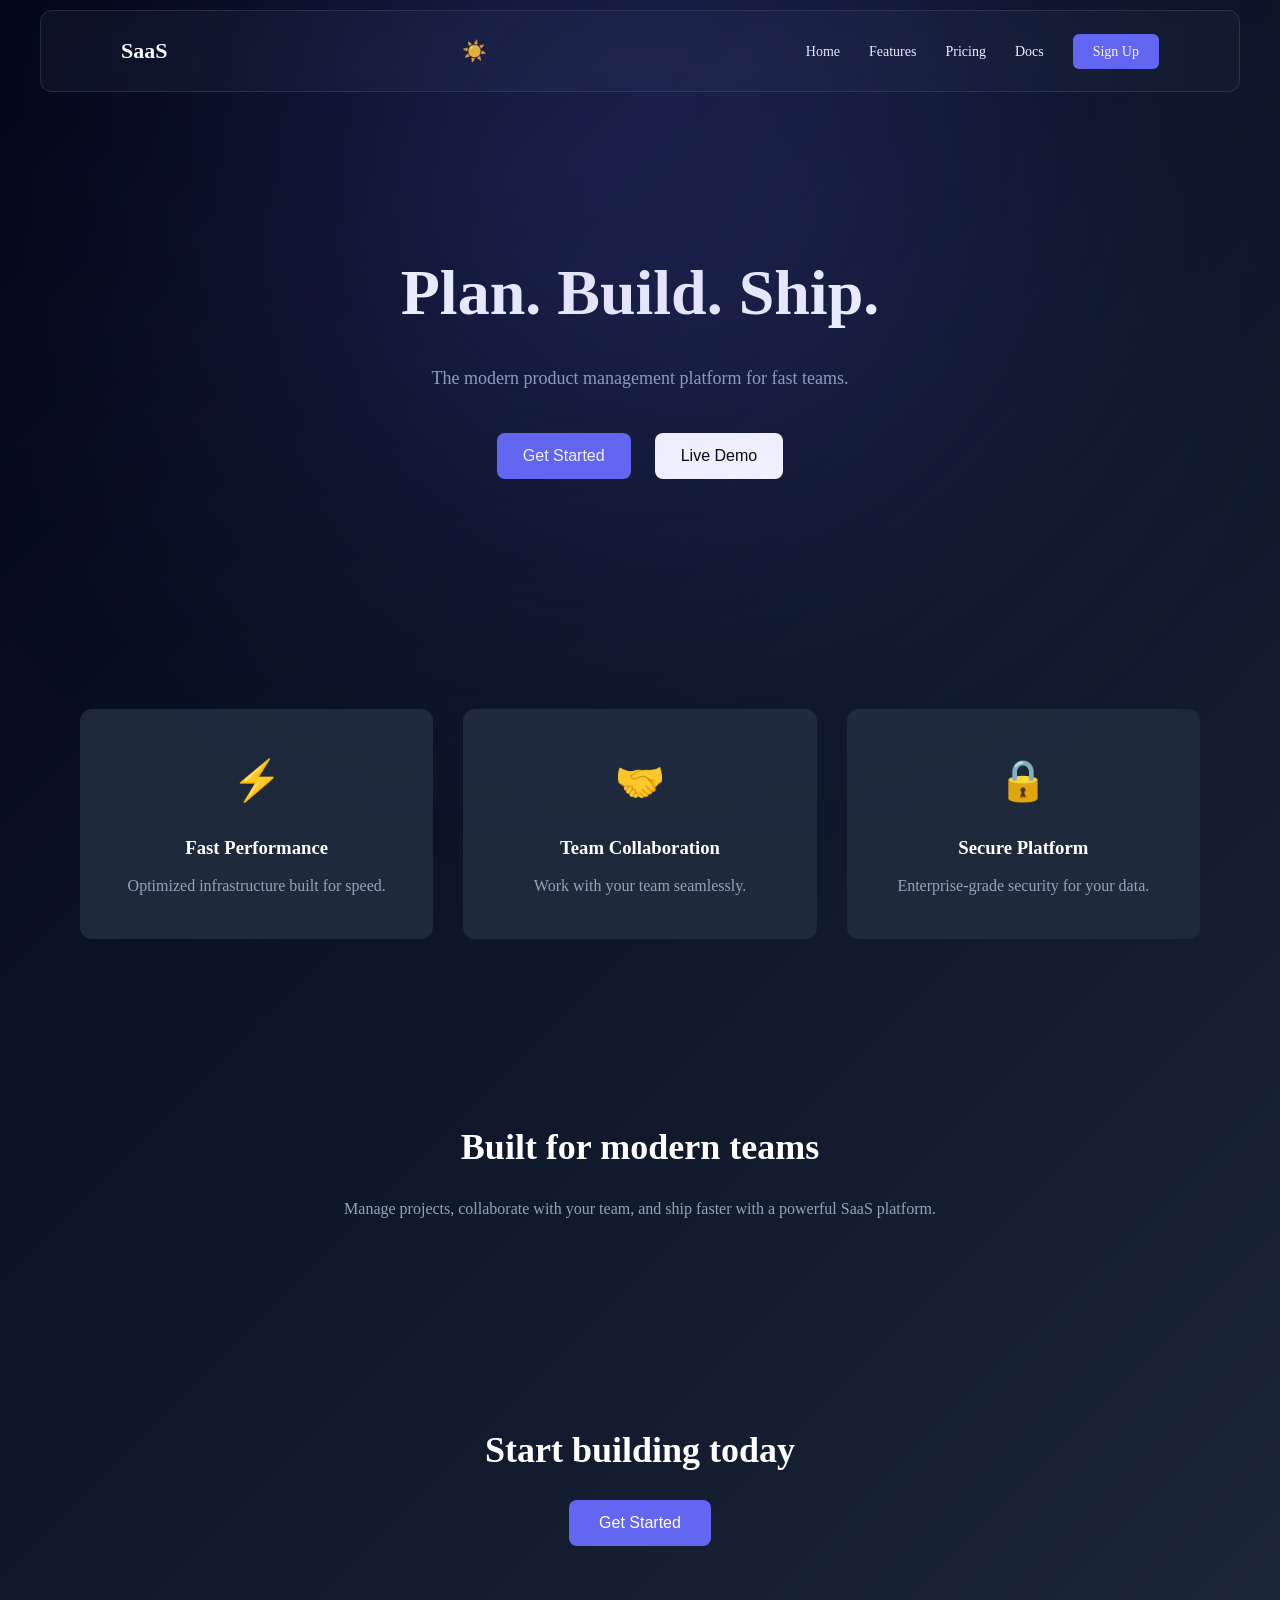
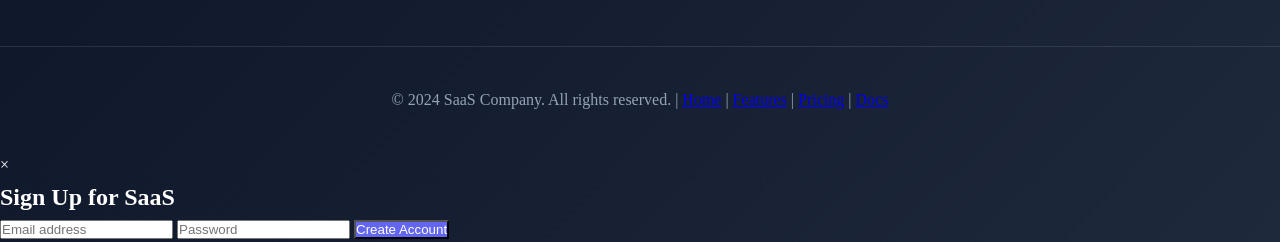
<file: index.html>
<!DOCTYPE html>
<html lang="en">
<head>

<meta charset="UTF-8">
<meta name="viewport" content="width=device-width, initial-scale=1.0">

<title>SaaS Landing Page</title>

<link href="https://fonts.googleapis.com/css2?family=Inter:wght@300;400;600;700&display=swap" rel="stylesheet">
<link rel="stylesheet" href="style.css">
<script src="script.js" defer></script>


</head>

<body>

<header class="navbar">

<div class="logo">SaaS</div>
<button class="theme-toggle" aria-label="Toggle theme" title="Toggle dark/light mode">☀️</button>

<nav>
<a href="index.html">Home</a>
<a href="features.html">Features</a>
<a href="pricing.html">Pricing</a>
<a href="docs.html">Docs</a>
<a href="#" data-modal="signup" class="btn">Sign Up</a>

</nav>


</header>


<section class="hero">

<h1>Plan. Build. Ship.</h1>

<p>The modern product management platform for fast teams.</p>

<div class="hero-buttons">
<button class="primary">Get Started</button>
<button class="secondary">Live Demo</button>
</div>

</section>


<section class="features">

<div class="feature">
<div class="icon">⚡</div>
<h3>Fast Performance</h3>
<p>Optimized infrastructure built for speed.</p>
</div>

<div class="feature">
<div class="icon">🤝</div>
<h3>Team Collaboration</h3>
<p>Work with your team seamlessly.</p>
</div>

<div class="feature">
<div class="icon">🔒</div>
<h3>Secure Platform</h3>
<p>Enterprise-grade security for your data.</p>
</div>

</section>


<section class="product">

<h2>Built for modern teams</h2>

<p>
Manage projects, collaborate with your team, and ship faster with a powerful SaaS platform.
</p>

</section>


<section class="cta">

<h2>Start building today</h2>

<button>Get Started</button>

</section>


<footer>
<p>&copy; 2024 SaaS Company. All rights reserved. | <a href="index.html">Home</a> | <a href="features.html">Features</a> | <a href="pricing.html">Pricing</a> | <a href="docs.html">Docs</a></p>
</footer>

<!-- Sign Up Modal -->
<div id="signup-modal" class="signup-modal">
  <div class="modal-content">
    <span class="close">&times;</span>
    <h2>Sign Up for SaaS</h2>
    <form>
      <input type="email" placeholder="Email address" required>
      <input type="password" placeholder="Password" required>
      <button type="submit" class="primary">Create Account</button>
    </form>
  </div>
</div>

</body>

</html>
</file>
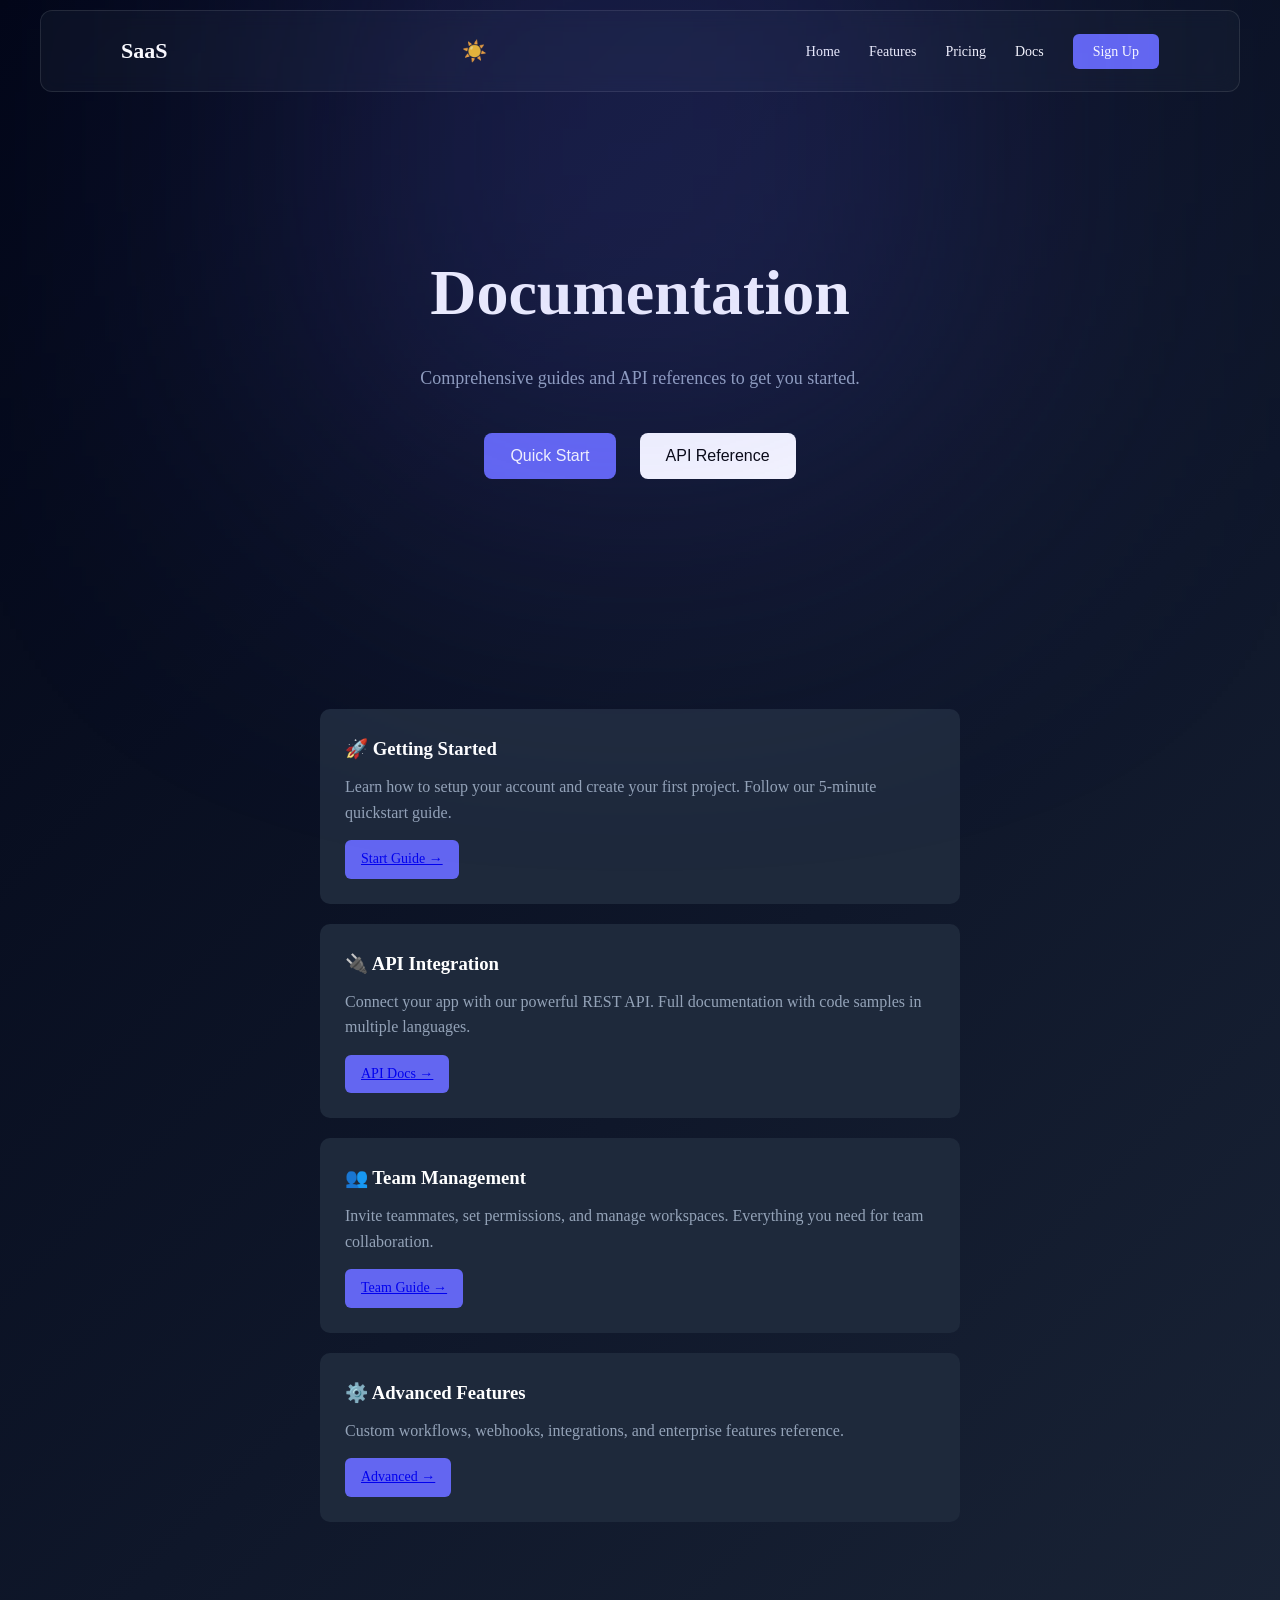
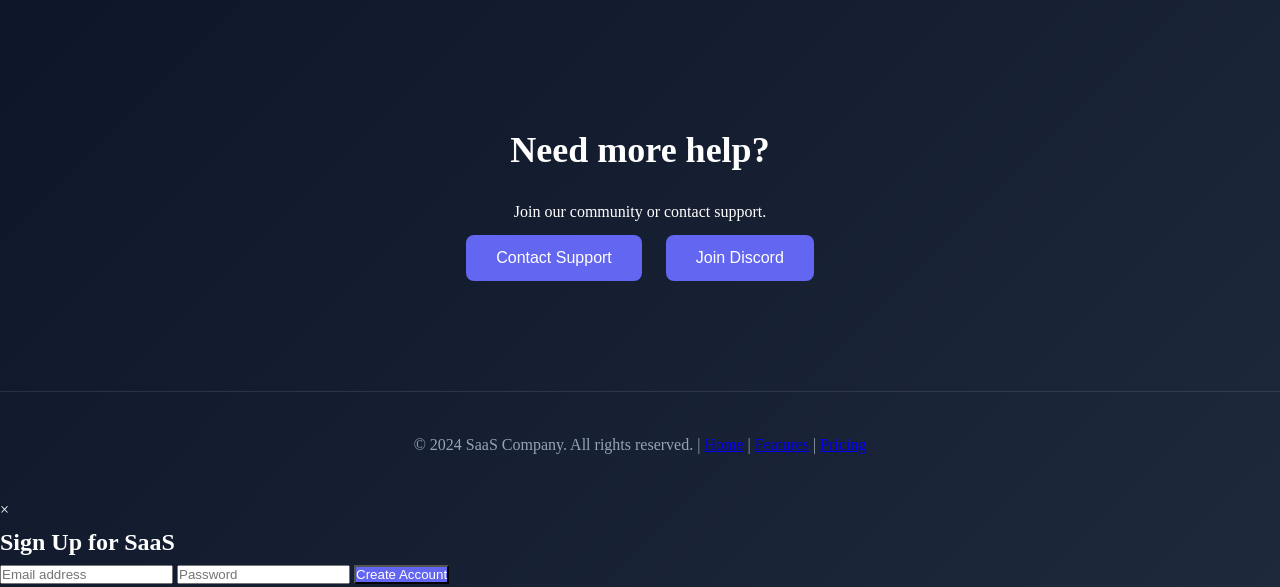
<file: docs.html>
<!DOCTYPE html>
<html lang="en">
<head>
<meta charset="UTF-8">
<meta name="viewport" content="width=device-width, initial-scale=1.0">
<title>Documentation - SaaS</title>
<link href="https://fonts.googleapis.com/css2?family=Inter:wght@300;400;600;700&display=swap" rel="stylesheet">
<link rel="stylesheet" href="style.css">
<script src="script.js" defer></script>
</head>
<body>
<header class="navbar">
<div class="logo">SaaS</div>
<button class="theme-toggle" aria-label="Toggle theme" title="Toggle dark/light mode">☀️</button>
<nav>
<a href="index.html">Home</a>
<a href="features.html">Features</a>
<a href="pricing.html">Pricing</a>
<a href="docs.html">Docs</a>
<a href="#" data-modal="signup" class="btn">Sign Up</a>

</nav>
</header>

<section class="hero">
<h1>Documentation</h1>
<p>Comprehensive guides and API references to get you started.</p>
<div class="hero-buttons">
<button class="primary">Quick Start</button>
<button class="secondary">API Reference</button>
</div>
</section>

<section class="docs">
<div class="doc-item">
<h3>🚀 Getting Started</h3>
<p>Learn how to setup your account and create your first project. Follow our 5-minute quickstart guide.</p>
<a href="#" class="btn">Start Guide →</a>
</div>

<div class="doc-item">
<h3>🔌 API Integration</h3>
<p>Connect your app with our powerful REST API. Full documentation with code samples in multiple languages.</p>
<a href="#" class="btn">API Docs →</a>
</div>

<div class="doc-item">
<h3>👥 Team Management</h3>
<p>Invite teammates, set permissions, and manage workspaces. Everything you need for team collaboration.</p>
<a href="#" class="btn">Team Guide →</a>
</div>

<div class="doc-item">
<h3>⚙️ Advanced Features</h3>
<p>Custom workflows, webhooks, integrations, and enterprise features reference.</p>
<a href="#" class="btn">Advanced →</a>
</div>
</section>

<section class="cta">
<h2>Need more help?</h2>
<p>Join our community or contact support.</p>
<div class="hero-buttons">
<button class="primary">Contact Support</button>
<button class="secondary">Join Discord</button>
</div>
</section>

<footer>
<p>&copy; 2024 SaaS Company. All rights reserved. | <a href="index.html">Home</a> | <a href="features.html">Features</a> | <a href="pricing.html">Pricing</a></p>
 </footer>

<!-- Sign Up Modal -->
<div id="signup-modal" class="signup-modal">
  <div class="modal-content">
    <span class="close">&times;</span>
    <h2>Sign Up for SaaS</h2>
    <form>
      <input type="email" placeholder="Email address" required>
      <input type="password" placeholder="Password" required>
      <button type="submit" class="primary">Create Account</button>
    </form>
  </div>
</div>

</body>

</html>
</file>
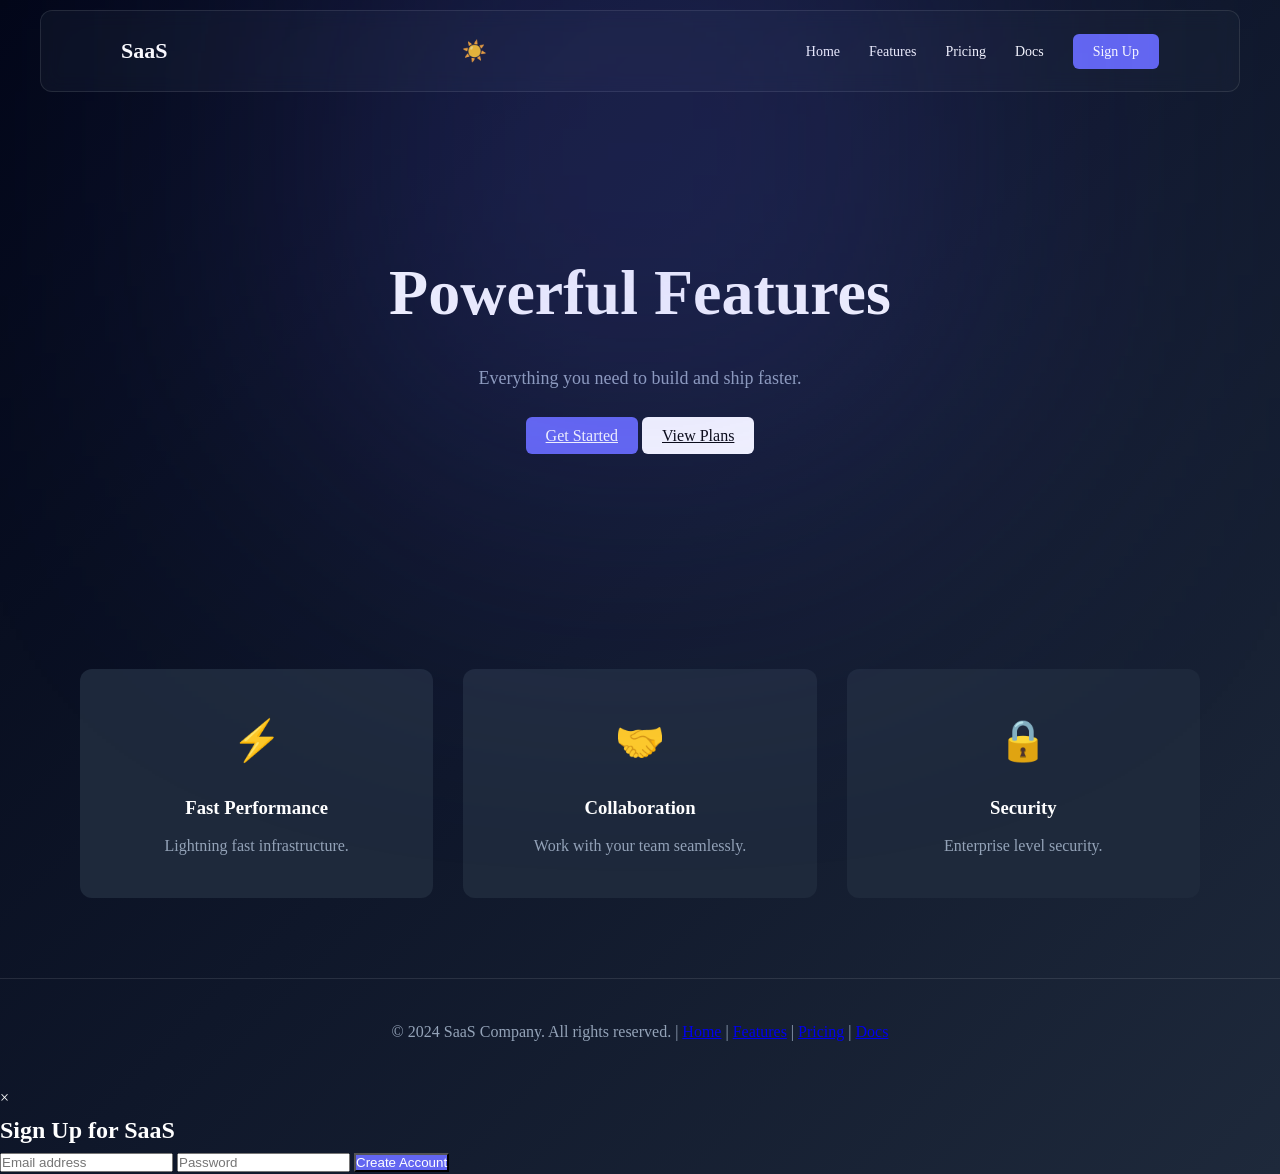
<file: features.html>
<!DOCTYPE html>
<html lang="en">
<head>
<meta charset="UTF-8">
<meta name="viewport" content="width=device-width, initial-scale=1.0">
<title>Features</title>

<link href="https://fonts.googleapis.com/css2?family=Inter:wght@300;400;600;700&display=swap" rel="stylesheet">
<link rel="stylesheet" href="style.css">
<script src="script.js" defer></script>
</head>

<body>

<header class="navbar">
<div class="logo">SaaS</div>
<button class="theme-toggle" aria-label="Toggle theme" title="Toggle dark/light mode">☀️</button>

<nav>
<a href="index.html">Home</a>
<a href="features.html">Features</a>
<a href="pricing.html">Pricing</a>
<a href="docs.html">Docs</a>
<a href="#" data-modal="signup" class="btn">Sign Up</a>

</nav>
</header>

<section class="hero">
<h1>Powerful Features</h1>
<p>Everything you need to build and ship faster.</p>
<div class="hero-buttons">
<a href="pricing.html" class="primary btn">Get Started</a>
<a href="index.html" class="secondary btn">View Plans</a>
</div>
</section>


<section class="features">

<div class="feature">
<div class="icon">⚡</div>
<h3>Fast Performance</h3>
<p>Lightning fast infrastructure.</p>
</div>

<div class="feature">
<div class="icon">🤝</div>
<h3>Collaboration</h3>
<p>Work with your team seamlessly.</p>
</div>

<div class="feature">
<div class="icon">🔒</div>
<h3>Security</h3>
<p>Enterprise level security.</p>
</div>

</section>

<footer>
<p>&copy; 2024 SaaS Company. All rights reserved. | <a href="index.html">Home</a> | <a href="features.html">Features</a> | <a href="pricing.html">Pricing</a> | <a href="docs.html">Docs</a></p>
</footer>

<!-- Sign Up Modal -->
<div id="signup-modal" class="signup-modal">
  <div class="modal-content">
    <span class="close">&times;</span>
    <h2>Sign Up for SaaS</h2>
    <form>
      <input type="email" placeholder="Email address" required>
      <input type="password" placeholder="Password" required>
      <button type="submit" class="primary">Create Account</button>
    </form>
  </div>
</div>

</body>
</html>
</file>
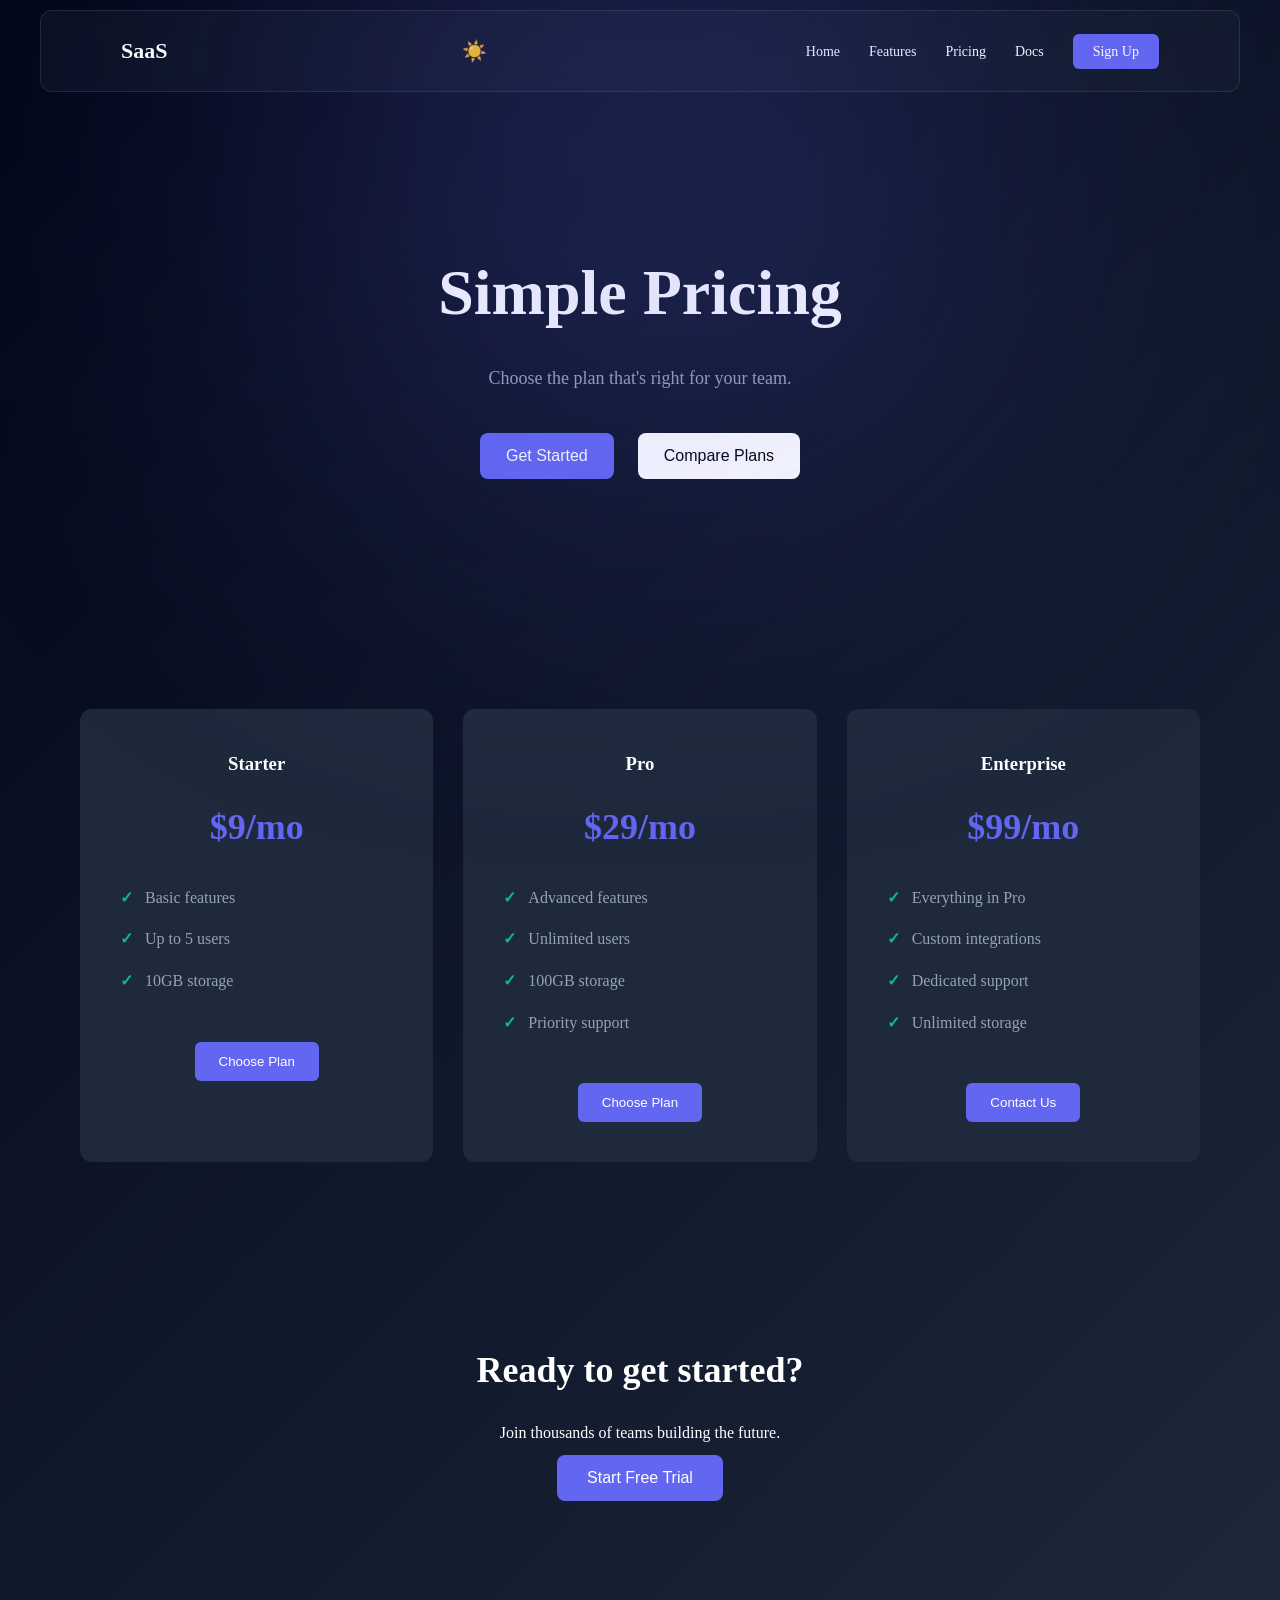
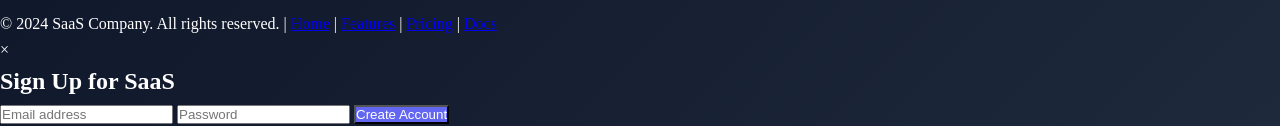
<file: pricing.html>
<!DOCTYPE html>
<html lang="en">
<head>
<meta charset="UTF-8">
<meta name="viewport" content="width=device-width, initial-scale=1.0">
<title>Pricing - SaaS</title>
<link href="https://fonts.googleapis.com/css2?family=Inter:wght@300;400;600;700&display=swap" rel="stylesheet">
<link rel="stylesheet" href="style.css">
<script src="script.js" defer></script>
</head>
<body>
<header class="navbar">
<div class="logo">SaaS</div>
<button class="theme-toggle" aria-label="Toggle theme" title="Toggle dark/light mode">☀️</button>
<nav>
<a href="index.html">Home</a>
<a href="features.html">Features</a>
<a href="pricing.html">Pricing</a>
<a href="docs.html">Docs</a>
<a href="#" data-modal="signup" class="btn">Sign Up</a>

</nav>
</header>

<section class="hero">
<h1>Simple Pricing</h1>
<p>Choose the plan that's right for your team.</p>
<div class="hero-buttons">
<button class="primary">Get Started</button>
<button class="secondary">Compare Plans</button>
</div>
</section>

<section class="pricing">
<div class="price-card">
<h3>Starter</h3>
<h2>$9<span>/mo</span></h2>
<ul>
<li>Basic features</li>
<li>Up to 5 users</li>
<li>10GB storage</li>
</ul>
<button class="primary">Choose Plan</button>
</div>

<div class="price-card">
<h3>Pro</h3>
<h2>$29<span>/mo</span></h2>
<ul>
<li>Advanced features</li>
<li>Unlimited users</li>
<li>100GB storage</li>
<li>Priority support</li>
</ul>
<button class="primary">Choose Plan</button>
</div>

<div class="price-card">
<h3>Enterprise</h3>
<h2>$99<span>/mo</span></h2>
<ul>
<li>Everything in Pro</li>
<li>Custom integrations</li>
<li>Dedicated support</li>
<li>Unlimited storage</li>
</ul>
<button class="primary">Contact Us</button>
</div>
</section>

<section class="cta">
<h2>Ready to get started?</h2>
<p>Join thousands of teams building the future.</p>
<div class="hero-buttons">
<button class="primary">Start Free Trial</button>
</div>
</section>


<p>&copy; 2024 SaaS Company. All rights reserved. | <a href="index.html">Home</a> | <a href="features.html">Features</a> | <a href="pricing.html">Pricing</a> | <a href="docs.html">Docs</a></p>
</footer>

<!-- Sign Up Modal -->
<div id="signup-modal" class="signup-modal">
  <div class="modal-content">
    <span class="close">&times;</span>
    <h2>Sign Up for SaaS</h2>
    <form>
      <input type="email" placeholder="Email address" required>
      <input type="password" placeholder="Password" required>
      <button type="submit" class="primary">Create Account</button>
    </form>
  </div>
</div>

</body>

</html>
</file>
<file: style.css>
/* CSS Variables for Theming */
:root {
  --bg-primary: #020617;
  --bg-secondary: #0f172a;
  --bg-card: #1e293b;
  --bg-glass: rgba(30, 41, 59, 0.3);
  --text-primary: white;
  --text-secondary: #94a3b8;
  --accent-primary: #6366f1;
  --accent-hover: #4f46e5;
  --success: #10b981;
  --border-glass: rgba(255,255,255,0.1);
  --shadow-glow: rgba(99, 102, 241, 0.3);
}

[data-theme="light"] {
  --bg-primary: #f8fafc;
  --bg-secondary: #f1f5f9;
  --bg-card: #ffffff;
  --bg-glass: rgba(255, 255, 255, 0.8);
  --text-primary: #0f172a;
  --text-secondary: #64748b;
  --border-glass: rgba(0,0,0,0.05);
  --shadow-glow: rgba(99, 102, 241, 0.15);
}

/* RESET */
* {
  margin: 0;
  padding: 0;
  box-sizing: border-box;
}

html {
  scroll-behavior: smooth;
}

body {
  background: linear-gradient(135deg, var(--bg-primary), var(--bg-secondary), var(--bg-card));
  color: var(--text-primary);
  line-height: 1.6;
  overflow-x: hidden;
  transition: background 0.3s ease, color 0.3s ease;
}

/* BODY */

html {
  scroll-behavior: smooth;
}

/* Already updated with variables */


/* NAVBAR */

.navbar {
  display: flex;
  justify-content: space-between;
  align-items: center;
  padding: 20px 80px;
  backdrop-filter: blur(10px);
  background: var(--bg-glass);
  border: 1px solid var(--border-glass);
  border-radius: 12px;
  margin: 10px 40px;
  transition: all 0.3s ease;
}

.theme-toggle {
  background: none;
  border: none;
  font-size: 20px;
  cursor: pointer;
  color: var(--text-primary);
  padding: 8px;
  border-radius: 50%;
  transition: 0.3s;
}

.theme-toggle:hover {
  background: var(--accent-primary);
  color: white;
}


.logo{
font-size:22px;
font-weight:700;
}

.navbar nav a {
  margin-left: 25px;
  text-decoration: none;
  color: var(--text-primary);
  font-size: 14px;
  transition: 0.3s;
  position: relative;
}

.navbar nav a:hover {
  color: var(--accent-primary);
}

.navbar nav a.active {
  color: var(--accent-primary);
}

.navbar nav a.active::after {
  content: '';
  position: absolute;
  bottom: -5px;
  left: 0;
  width: 100%;
  height: 2px;
  background: var(--accent-primary);
}


.btn{
background:#6366f1;
padding:10px 20px;
border-radius:6px;
}

/* HERO */

.hero{
text-align:center;
padding:140px 20px;
position:relative;
}

.hero h1{
font-size:64px;
margin-bottom:20px;
animation:fadeIn 1s ease-in;
}

.hero p {
  font-size: 18px;
  color: var(--text-secondary);
  margin-bottom: 30px;
}

.hero-buttons button{
padding:14px 26px;
margin:10px;
border:none;
border-radius:8px;
cursor:pointer;
font-size:16px;
}

.primary{
background:#6366f1;
color:white;
transition:0.3s;
}

.primary:hover{
background:#4f46e5;
transform:scale(1.05);
}

.secondary{
background:white;
color:black;
}

/* HERO GLOW EFFECT */

.hero::before{
content:"";
position:absolute;
width:500px;
height:500px;
background:#6366f1;
filter:blur(200px);
top:-200px;
left:50%;
transform:translateX(-50%);
opacity:0.4;
}

/* FEATURES */

.features{
display:grid;
grid-template-columns:repeat(3,1fr);
gap:30px;
padding:80px;
}

.feature {
  background: var(--bg-card);
  padding: 40px;
  border-radius: 12px;
  text-align: center;
  transition: 0.3s;
}

.feature:hover{
transform:translateY(-10px);
box-shadow:0 20px 40px rgba(99, 102, 241, 0.3);
backdrop-filter: blur(10px);
}

.icon{
font-size:40px;
margin-bottom:20px;
}


.feature h3{
margin-bottom:10px;
}

.feature p {
  color: var(--text-secondary);
}

/* PAGE HEADER */

.page-header{
text-align:center;
padding:100px 20px;
}

.page-header h1{
font-size:48px;
margin-bottom:10px;
}

.page-header p{
color:#94a3b8;
}

/* PRODUCT SECTION */

.product{
padding:100px 20px;
text-align:center;
}

.product h2{
font-size:36px;
margin-bottom:20px;
}

.product p{
color:#94a3b8;
max-width:600px;
margin:auto;
}

/* PRICING */

.pricing{
display:grid;
grid-template-columns:repeat(3,1fr);
gap:30px;
padding:80px;
}

.price-card {
  background: var(--bg-card);
  padding: 40px;
  border-radius: 12px;
  text-align: center;
  transition: 0.3s;
}

.price-card:hover{
transform:translateY(-10px);
box-shadow:0 20px 40px rgba(99, 102, 241, 0.3);
backdrop-filter: blur(10px);
}


.price-card h3{
margin-bottom:10px;
}

.price-card h2 {
  font-size: 36px;
  margin: 20px 0;
  color: var(--accent-primary);
}

.price-card ul {
  list-style: none;
  text-align: left;
  margin: 20px 0;
}

.price-card li {
  padding: 8px 0;
  color: var(--text-secondary);
  position: relative;
  padding-left: 25px;
}

.price-card li::before {
  content: '✓';
  position: absolute;
  left: 0;
  color: #10b981;
  font-weight: bold;
}


.price-card p{
color:#94a3b8;
}

.price-card button{
margin-top:20px;
padding:12px 24px;
background:#6366f1;
border:none;
color:white;
border-radius:6px;
cursor:pointer;
}

/* DOCS */

.docs{
padding:80px;
max-width:800px;
margin:auto;
}

.doc-item {
  background: var(--bg-card);
  padding: 25px;
  border-radius: 10px;
  margin-bottom: 20px;
}

.doc-item h3{
margin-bottom:10px;
}

.doc-item p {
  color: var(--text-secondary);
  margin-bottom: 15px;
}

.doc-item a.btn {
  display: inline-block;
  font-size: 14px;
  padding: 8px 16px;
}


/* CTA */

.cta{
text-align:center;
padding:100px 20px;
}

.cta h2{
font-size:36px;
margin-bottom:20px;
}

.cta button{
padding:14px 30px;
background:#6366f1;
border:none;
color:white;
border-radius:8px;
font-size:16px;
cursor:pointer;
transition:0.3s;
}

.cta button:hover{
background:#4f46e5;
}

/* FOOTER */

footer {
  text-align: center;
  padding: 40px;
  color: var(--text-secondary);
  border-top: 1px solid var(--border-glass);
}

/* ANIMATIONS */

@keyframes fadeIn{
from{
opacity:0;
transform:translateY(20px);
}

to{
opacity:1;
transform:translateY(0);
}
}

/* RESPONSIVE */

@media(max-width:1024px){

.features{
grid-template-columns:repeat(2,1fr);
}

.pricing{
grid-template-columns:repeat(2,1fr);
}

}

@media(max-width:768px){

.navbar {
  flex-direction: row;
  flex-wrap: wrap;
  padding: 15px 20px;
  margin: 10px 20px;
}

.hamburger {
  display: block;
  font-size: 24px;
  cursor: pointer;
  z-index: 1001;
  color: white;
}

.navbar nav {
  display: none;
  width: 100%;
  flex-direction: column;
  background: rgba(30, 41, 59, 0.95);
  backdrop-filter: blur(20px);
  position: absolute;
  top: 100%;
  left: 0;
  padding: 20px;
  border-radius: 0 0 12px 12px;
  box-shadow: 0 10px 30px rgba(0,0,0,0.5);
}

.navbar nav.mobile-open {
  display: flex;
}

.navbar nav a {
  margin: 10px 0;
  font-size: 16px;
}

.hamburger {
  display: none;
}

@media (max-width: 768px) {
  .hamburger {
    display: block;
  }
}

/* Sign Up Modal */
.signup-modal {
  display: none;
  position: fixed;
  z-index: 1000;
  left: 0;
  top: 0;
  width: 100%;
  height: 100%;
  background-color: rgba(0,0,0,0.5);
  backdrop-filter: blur(5px);
  animation: fadeIn 0.3s ease;
}

.signup-modal.open {
  display: flex;
  align-items: center;
  justify-content: center;
}

.modal-content {
  background: rgba(30, 41, 59, 0.95);
  backdrop-filter: blur(20px);
  border: 1px solid rgba(255,255,255,0.1);
  border-radius: 16px;
  padding: 40px;
  max-width: 400px;
  width: 90%;
  position: relative;
  box-shadow: 0 25px 50px rgba(0,0,0,0.5);
  animation: slideIn 0.3s ease;
}

.close {
  position: absolute;
  right: 20px;
  top: 15px;
  font-size: 28px;
  font-weight: bold;
  cursor: pointer;
  color: var(--text-secondary);
  transition: 0.3s;
}

.close:hover {
  color: white;
}

.modal-content h2 {
  margin-bottom: 25px;
  text-align: center;
  color: white;
}

.modal-content form {
  display: flex;
  flex-direction: column;
  gap: 15px;
}

.modal-content input {
  padding: 15px;
  border: 1px solid rgba(255,255,255,0.1);
  border-radius: 8px;
  background: rgba(255,255,255,0.05);
  color: white;
  font-size: 16px;
}

.modal-content input::placeholder {
  color: #94a3b8;
}

.modal-content input:focus {
  outline: none;
  border-color: #6366f1;
  box-shadow: 0 0 0 3px rgba(99, 102, 241, 0.1);
}

.modal-content button {
  padding: 15px;
  border: none;
  border-radius: 8px;
  background: #6366f1;
  color: white;
  font-size: 16px;
  font-weight: 600;
  cursor: pointer;
  transition: 0.3s;
}

.modal-content button:hover {
  background: #4f46e5;
  transform: translateY(-1px);
}

@keyframes slideIn {
  from {
    opacity: 0;
    transform: scale(0.9) translateY(-20px);
  }
  to {
    opacity: 1;
    transform: scale(1) translateY(0);
  }
}

.features{
grid-template-columns:1fr;
padding:40px;
}

.pricing{
grid-template-columns:1fr;
padding:40px;
}

.hero h1{
font-size:40px;
}

.page-header h1{
font-size:36px;
}

.hamburger {
  display: none;
}

@media (max-width: 768px) {
  .hamburger {
    display: block;
  }
}

}
</file>
